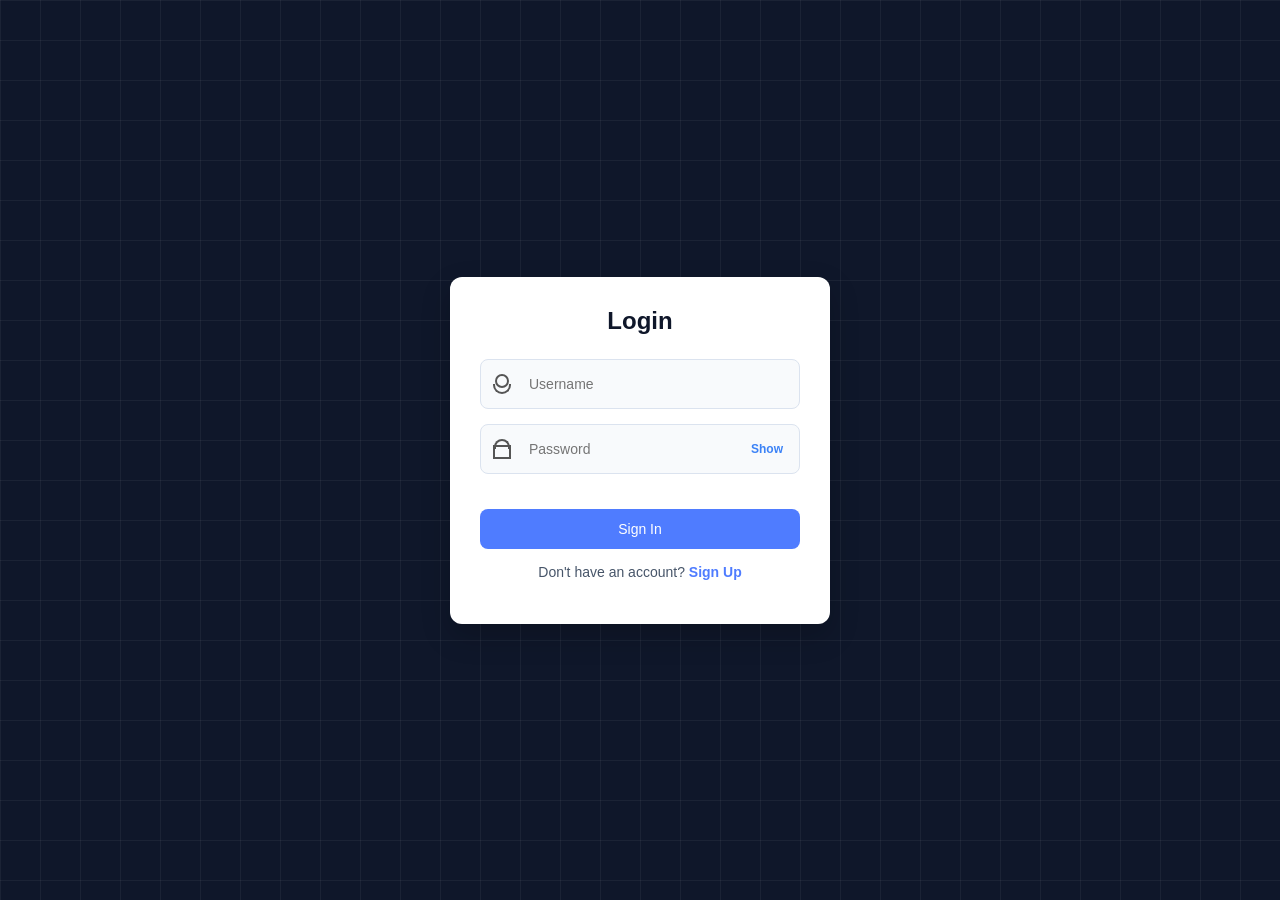
<file: lexical-analyzer-project-2.0/login.html>
<!DOCTYPE html>
<html lang="en">
<head>
<meta charset="UTF-8">
<meta name="viewport" content="width=device-width, initial-scale=1.0">
<title>Login - Compiler Design</title>
<link rel="stylesheet" href="login-signup.css">
</head>
<body data-auth-page="login">

<div class="auth-container">
    <div class="auth-box">
        <h2>Login</h2>

        <form id="loginForm">
            <div class="input-group">
                <span class="icon user-icon"></span>
                <input type="text" id="username" placeholder="Username" required>
            </div>

            <div class="input-group">
                <span class="icon lock-icon"></span>
                <input type="password" id="password" placeholder="Password" required>
                <button type="button" class="toggle" data-target="password">Show</button>
            </div>

            <button type="submit" class="btn">Sign In</button>

            <p class="switch">
                Don't have an account? <a href="sign-up.html">Sign Up</a>
            </p>
        </form>
    </div>
</div>

<script src="login-signup.js"></script>
</body>
</html>
</file>
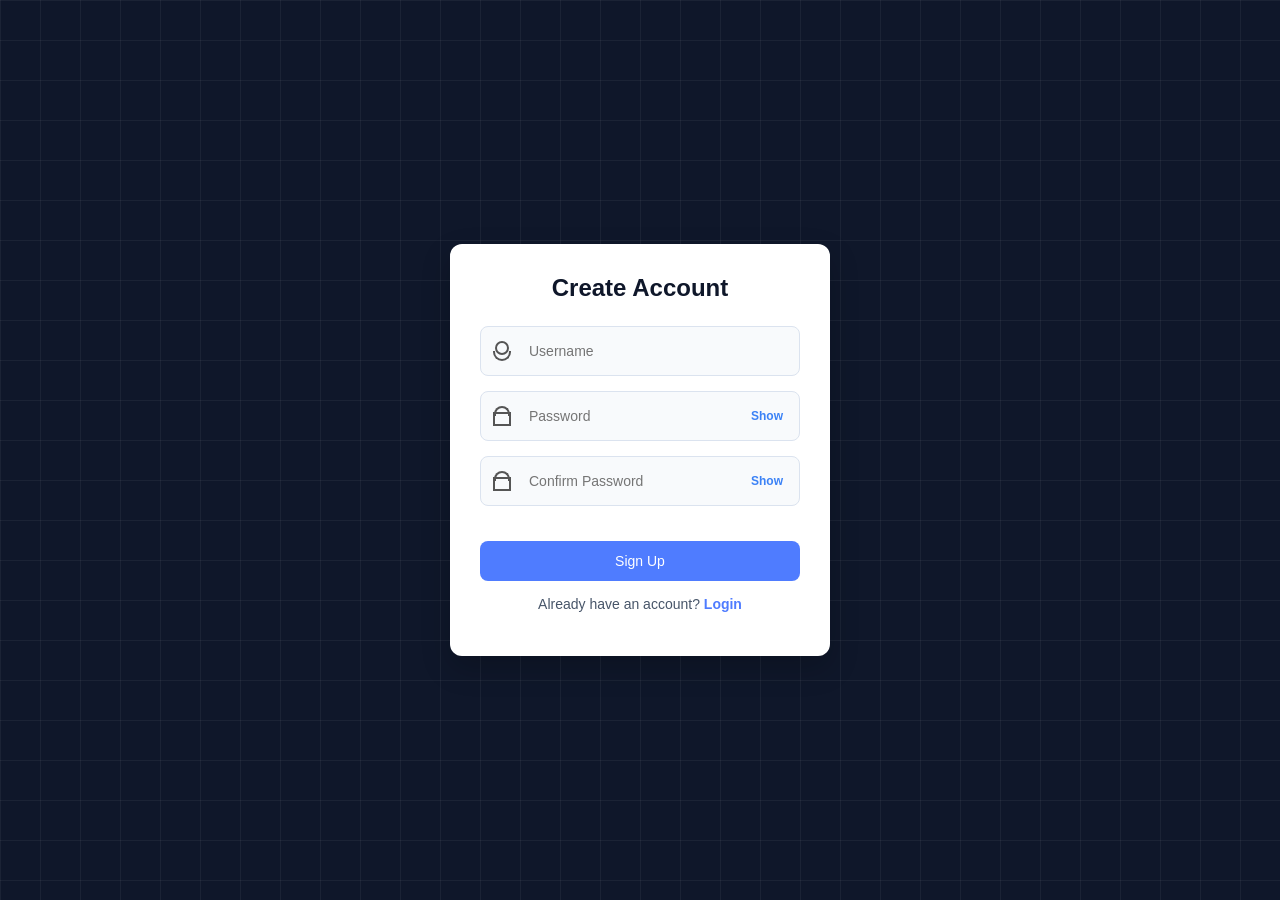
<file: lexical-analyzer-project-2.0/sign-up.html>
<!DOCTYPE html>
<html lang="en">
<head>
<meta charset="UTF-8">
<meta name="viewport" content="width=device-width, initial-scale=1.0">
<title>Sign Up - Compiler Design</title>
<link rel="stylesheet" href="login-signup.css">
</head>
<body data-auth-page="signup">

<div class="auth-container">
    <div class="auth-box">
        <h2>Create Account</h2>

        <form id="signupForm">
            <div class="input-group">
                <span class="icon user-icon"></span>
                <input type="text" id="username" placeholder="Username" required>
            </div>

            <div class="input-group">
                <span class="icon lock-icon"></span>
                <input type="password" id="newPassword" placeholder="Password" required>
                <button type="button" class="toggle" data-target="newPassword">Show</button>
            </div>

            <div class="input-group">
                <span class="icon lock-icon"></span>
                <input type="password" id="confirmPassword" placeholder="Confirm Password" required>
                <button type="button" class="toggle" data-target="confirmPassword">Show</button>
            </div>

            <button type="submit" class="btn">Sign Up</button>

            <p class="switch">
                Already have an account? <a href="login.html">Login</a>
            </p>
        </form>
    </div>
</div>

<script src="login-signup.js"></script>
</body>
</html>
</file>
<file: lexical-analyzer-project-2.0/login-signup.css>
body {
    font-family: Arial, sans-serif;
    background: #0f172a;
    background-image:
        linear-gradient(rgba(255, 255, 255, 0.05) 1px, transparent 1px),
        linear-gradient(90deg, rgba(255, 255, 255, 0.05) 1px, transparent 1px);
    background-size: 40px 40px;
    display: flex;
    justify-content: center;
    align-items: center;
    min-height: 100vh;
    margin: 0;
}

.auth-container {
    width: 100%;
    max-width: 420px;
    padding: 20px;
    box-sizing: border-box;
}

.auth-box {
    background: #ffffff;
    padding: 30px;
    border-radius: 12px;
    box-shadow: 0 12px 30px rgba(0, 0, 0, 0.2);
    text-align: center;
}

h2 {
    margin: 0 0 24px;
    color: #0f172a;
}

.input-group {
    display: flex;
    align-items: center;
    border: 1px solid #dbe3ef;
    margin: 15px 0;
    border-radius: 8px;
    padding: 8px 10px;
    position: relative;
    background: #f8fafc;
}

.input-group input {
    border: none;
    outline: none;
    flex: 1;
    padding: 8px;
    background: transparent;
    font-size: 14px;
}

.icon {
    width: 20px;
    height: 20px;
    margin-right: 10px;
    position: relative;
    flex: 0 0 20px;
}

.user-icon::before {
    content: "";
    width: 10px;
    height: 10px;
    border: 2px solid #555;
    border-radius: 50%;
    position: absolute;
    top: 0;
    left: 4px;
}

.user-icon::after {
    content: "";
    width: 14px;
    height: 8px;
    border: 2px solid #555;
    border-top: none;
    border-radius: 0 0 10px 10px;
    position: absolute;
    bottom: 0;
    left: 2px;
}

.lock-icon::before {
    content: "";
    width: 12px;
    height: 8px;
    border: 2px solid #555;
    border-bottom: none;
    border-radius: 10px 10px 0 0;
    position: absolute;
    top: 0;
    left: 3px;
}

.lock-icon::after {
    content: "";
    width: 14px;
    height: 10px;
    border: 2px solid #555;
    position: absolute;
    bottom: 0;
    left: 2px;
}

.toggle {
    border: none;
    background: none;
    color: #3b82f6;
    cursor: pointer;
    font-size: 12px;
    font-weight: 700;
    padding: 4px 6px;
}

.btn {
    width: 100%;
    padding: 12px;
    background: #4f7cff;
    color: white;
    border: none;
    margin-top: 20px;
    border-radius: 8px;
    cursor: pointer;
    font-size: 14px;
}

.switch {
    margin-top: 15px;
    color: #475569;
    font-size: 14px;
}

.switch a {
    color: #4f7cff;
    text-decoration: none;
    font-weight: 600;
}
</file>
